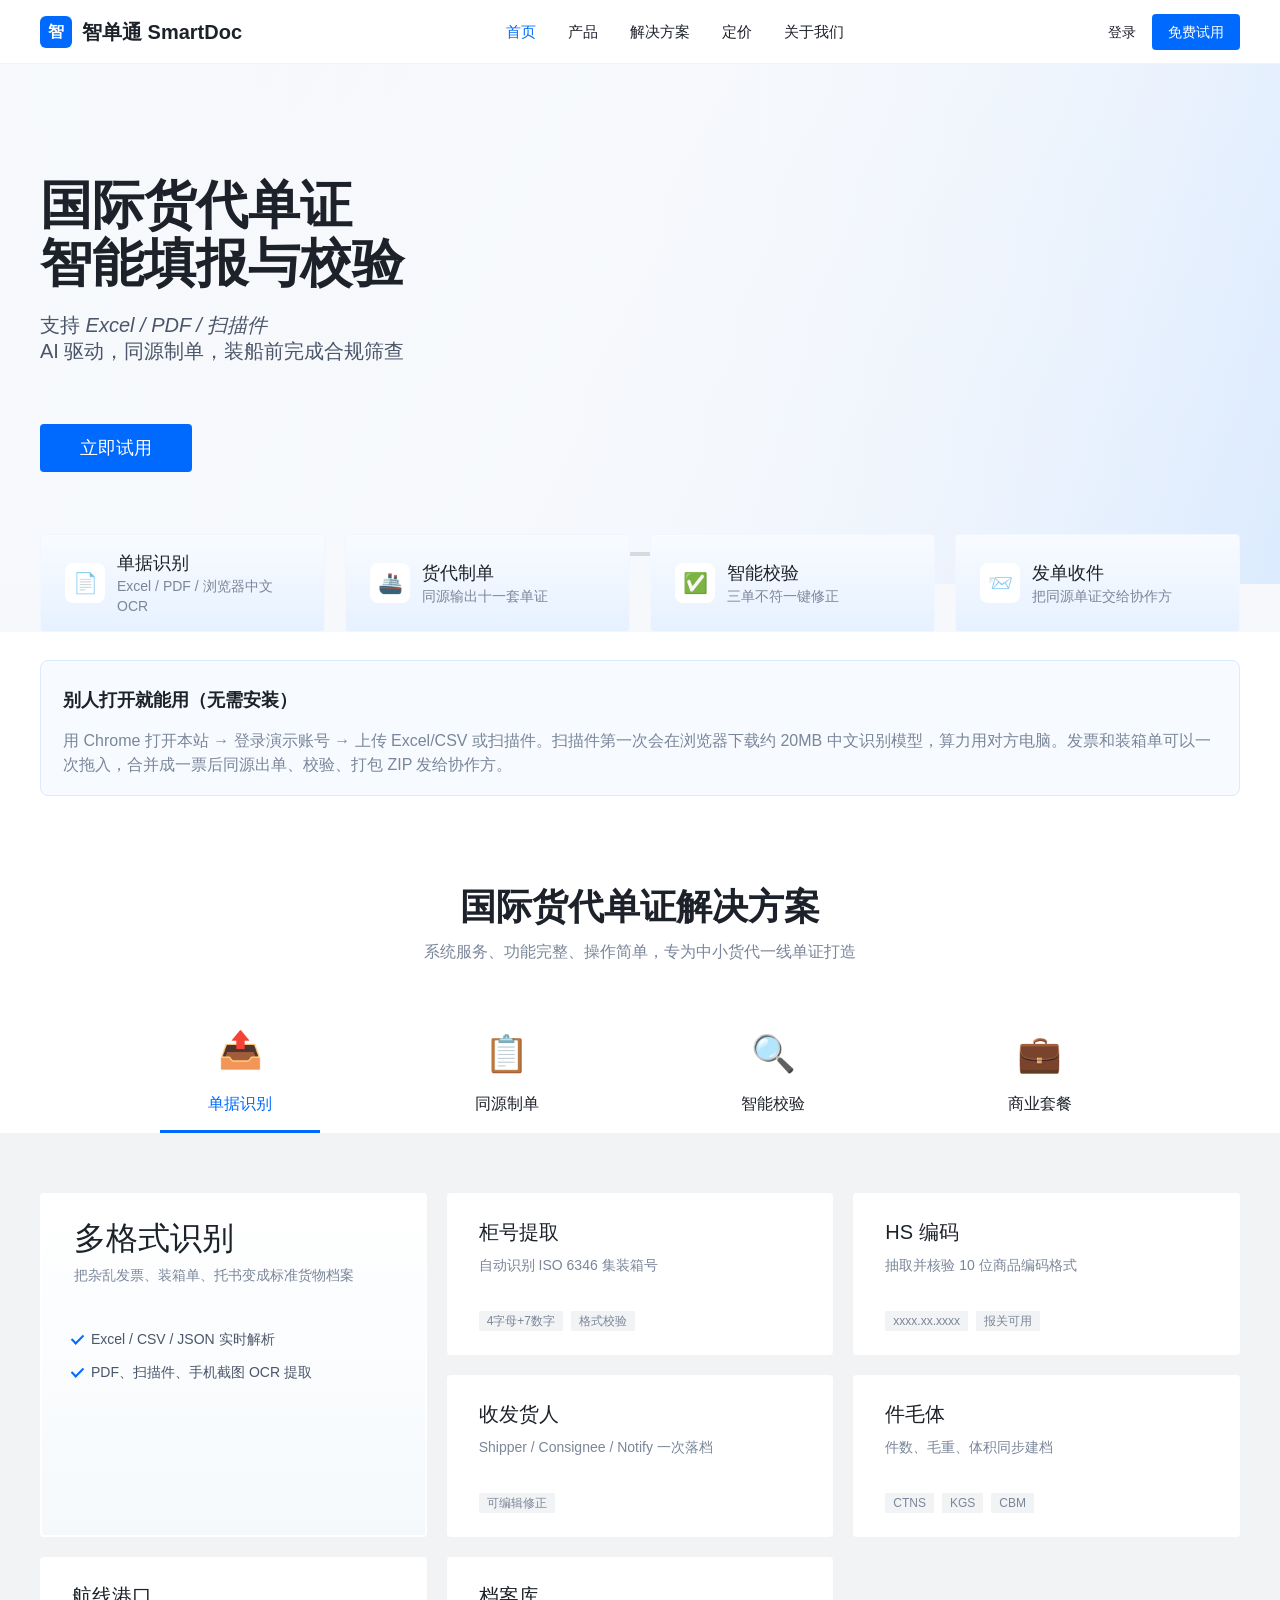
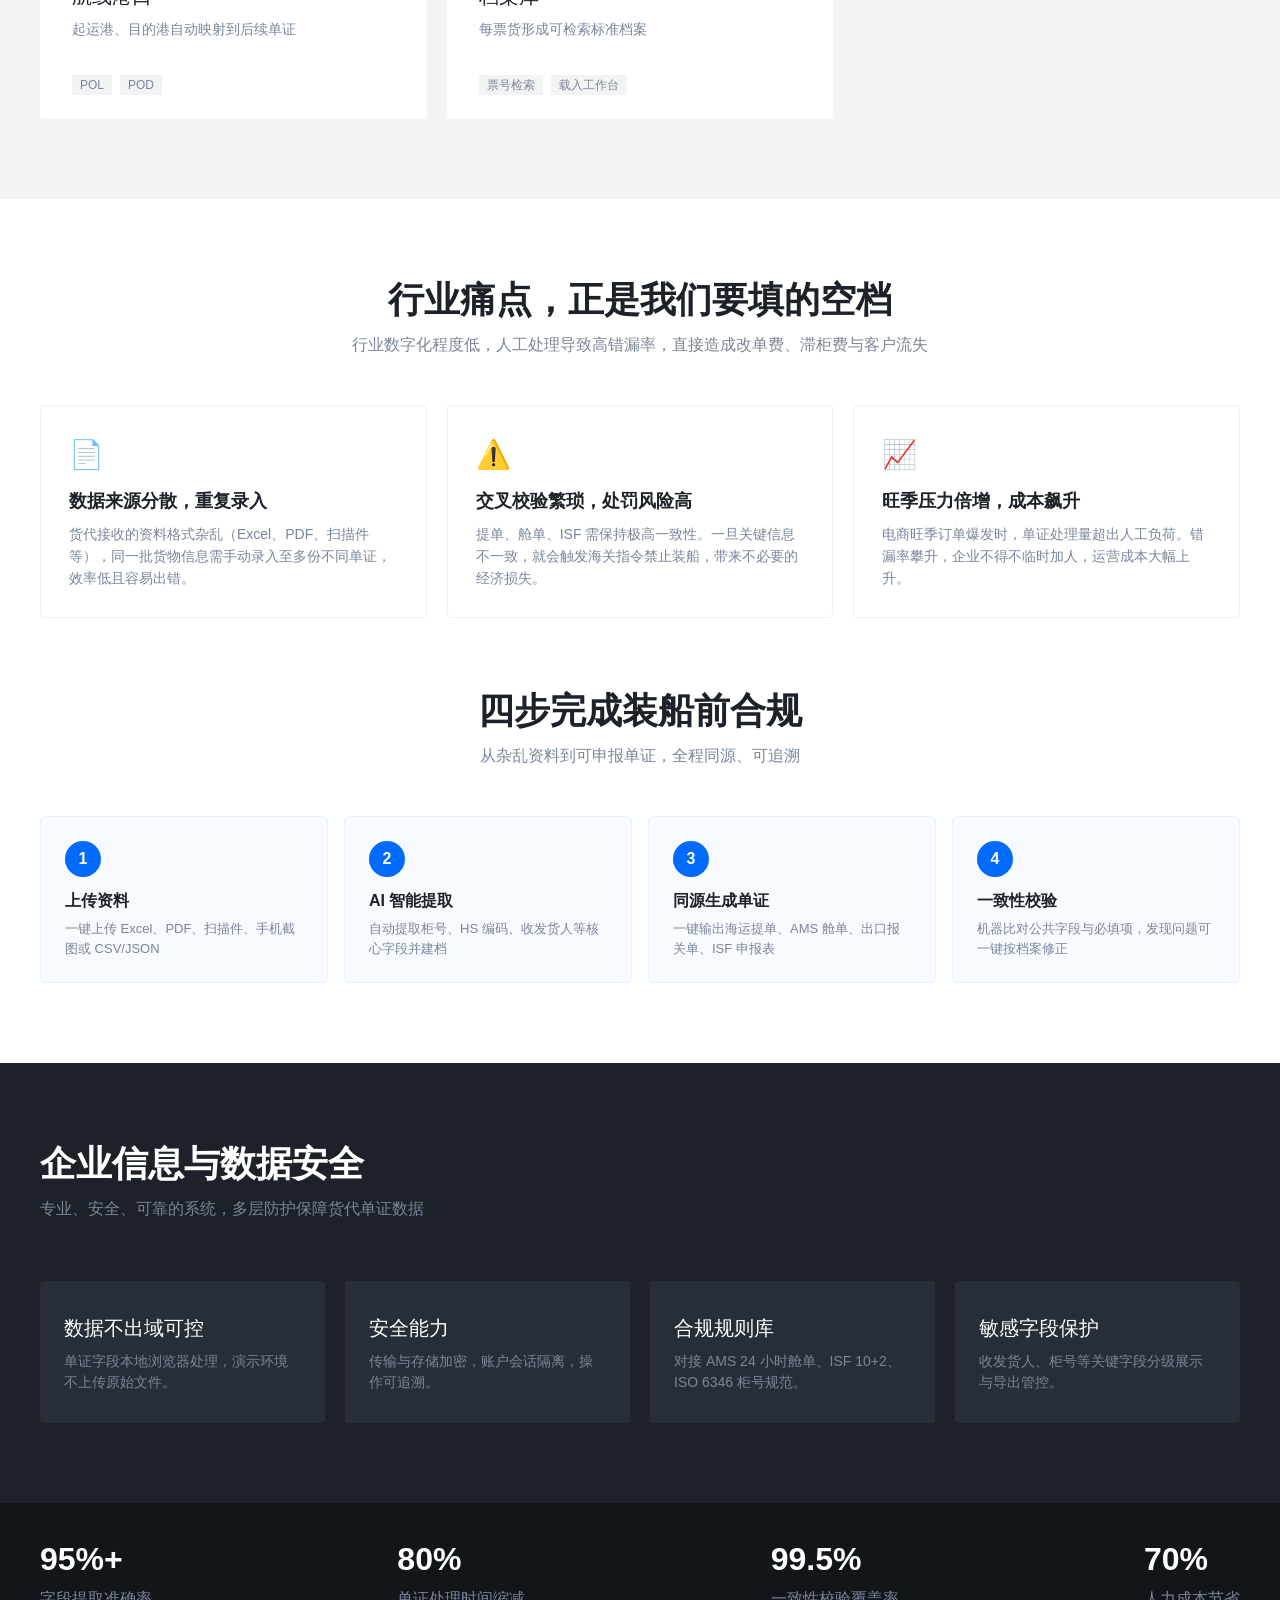
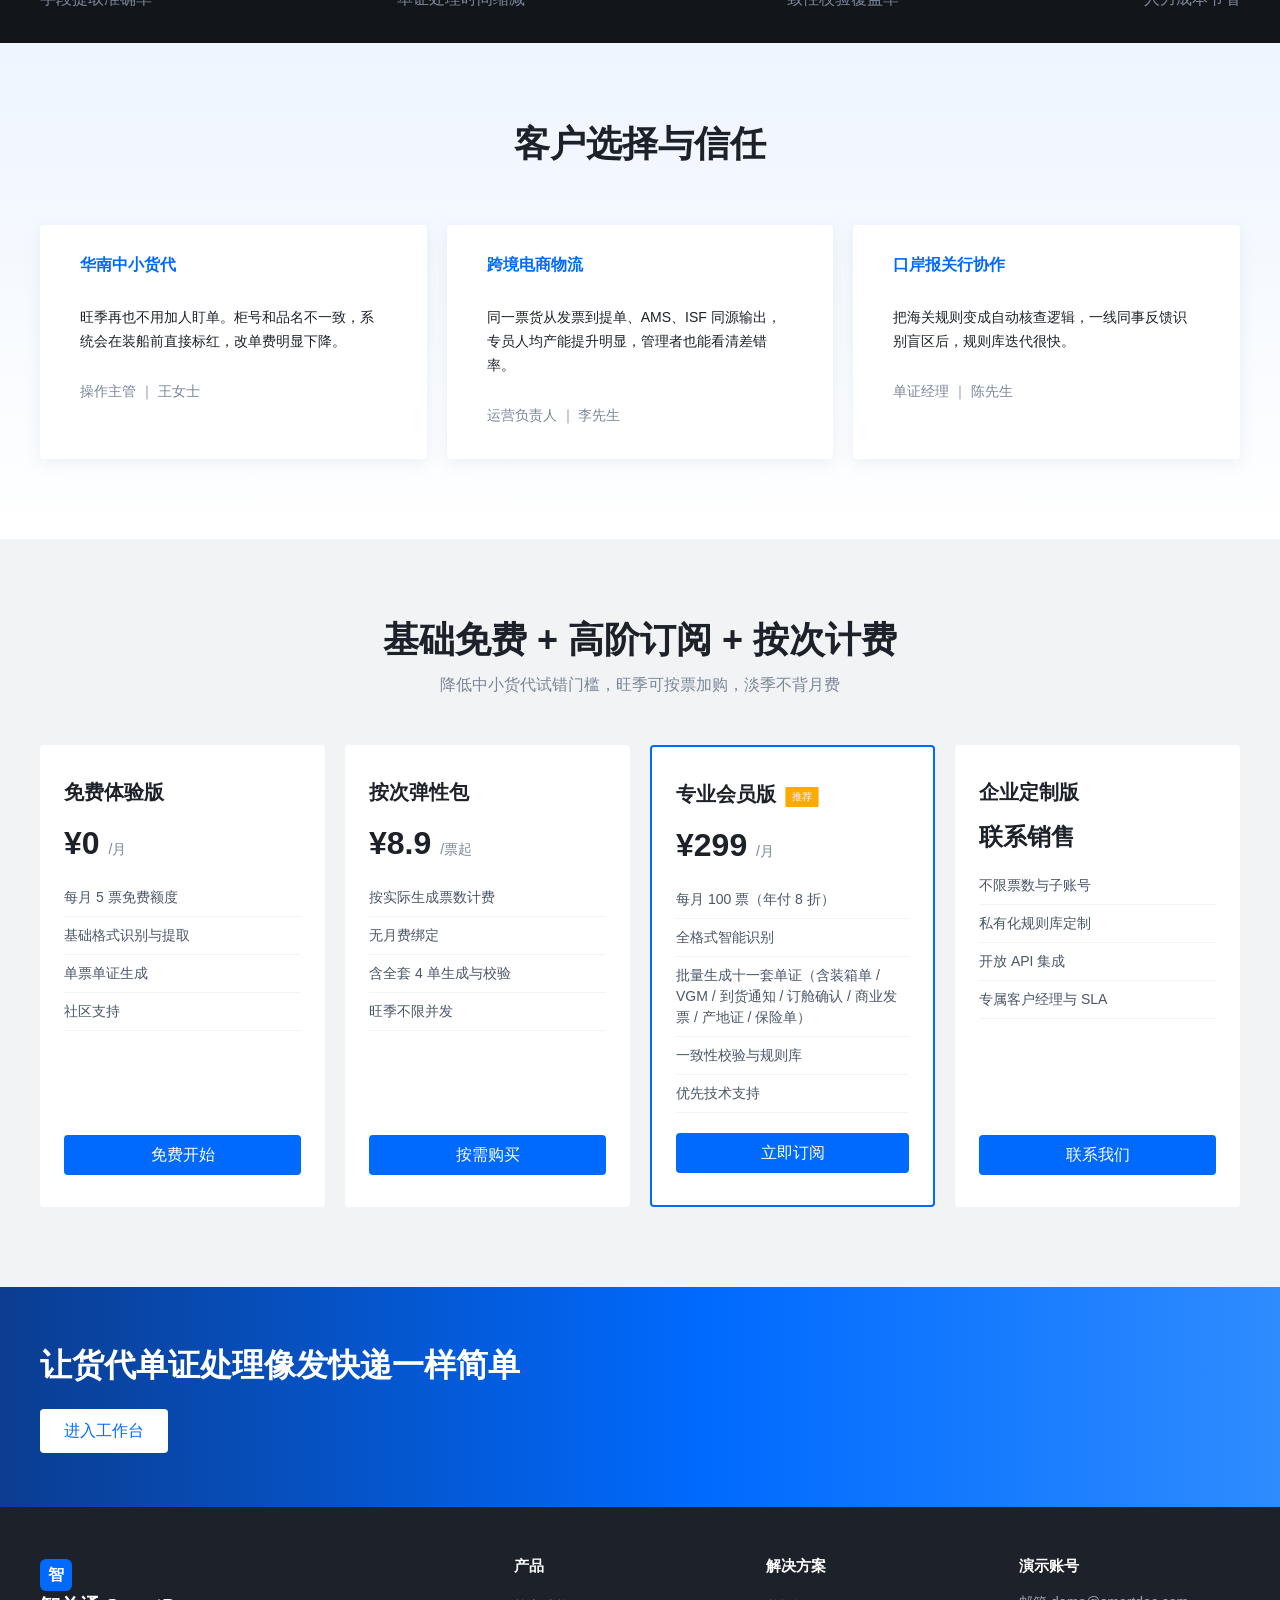
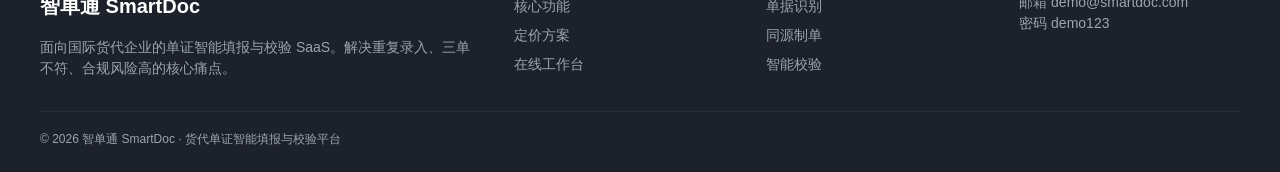
<file: index.html>
<!DOCTYPE html>
<html lang="zh-CN">
<head>
<meta charset="UTF-8">
<meta name="viewport" content="width=device-width, initial-scale=1.0">
<title>智单通 - 货代自主可控的单证智能填报与校验平台</title>
<meta name="description" content="面向国际货代企业的单证智能填报与校验SaaS。多格式识别、同源制单、提单/AMS/ISF一致性校验，前置规避三单不符与海关禁装风险。">
<link rel="icon" href="data:image/svg+xml,<svg xmlns='http://www.w3.org/2000/svg' viewBox='0 0 32 32'><rect width='32' height='32' rx='6' fill='%23006aff'/><text x='16' y='22' text-anchor='middle' font-size='16' fill='white' font-family='Arial'>智</text></svg>">
<link rel="stylesheet" href="css/home.css">
</head>
<body>
<header class="topbar">
  <div class="wrap topbar-inner">
    <a class="brand" href="index.html">
      <span class="brand-mark">智</span>智单通 SmartDoc
    </a>
    <nav class="nav" id="nav">
      <a class="active" href="index.html">首页</a>
      <div class="nav-drop">
        <a href="#products">产品</a>
        <div class="menu">
          <a href="login.html">单据智能识别</a>
          <a href="login.html">同源单证生成</a>
          <a href="login.html">三单一致性校验</a>
          <a href="login.html">海关规则库</a>
        </div>
      </div>
      <a href="#solutions">解决方案</a>
      <a href="#pricing">定价</a>
      <a href="#about">关于我们</a>
    </nav>
    <div class="top-actions">
      <a class="login" href="login.html">登录</a>
      <a class="btn btn-blue cta-sm" href="login.html">免费试用</a>
      <button class="hamb" onclick="document.getElementById('nav').style.display=document.getElementById('nav').style.display==='flex'?'none':'flex'">☰</button>
    </div>
  </div>
</header>

<section class="banner-wrap">
  <div class="banner" id="banner">
    <div class="slide active" style="background-image:linear-gradient(120deg,#e8f1ff,#f7f9fc 42%,#d7e8ff)">
      <div class="slide-overlay"></div>
      <div class="slide-inner">
        <h1>国际货代单证<br>智能填报与校验</h1>
        <p>支持 <em>Excel / PDF / 扫描件</em><br>AI 驱动，同源制单，装船前完成合规筛查</p>
        <a class="btn btn-blue cta-lg" href="login.html">立即试用</a>
      </div>
    </div>
    <div class="slide" style="background-image:linear-gradient(120deg,#eef5ff,#f8fbff 40%,#dce9ff)">
      <div class="slide-overlay"></div>
      <div class="slide-inner">
        <h1>AMS · ISF 一致性校验</h1>
        <p>自动比对提单、舱单、ISF 公共字段<br>机器校验代替人工核对，规避海关禁装风险</p>
        <a class="btn btn-blue cta-lg" href="login.html">立即试用</a>
      </div>
    </div>
    <div class="slide" style="background-image:linear-gradient(120deg,#f4f8ff,#fff 45%,#e4efff)">
      <div class="slide-overlay"></div>
      <div class="slide-inner">
        <h1>同源数据批量制单</h1>
        <p>一次建档，一键生成海运提单、AMS 舱单、出口报关单、ISF 申报表</p>
        <a class="btn btn-blue cta-lg" href="login.html">立即试用</a>
      </div>
    </div>
    <div class="pager" id="pager"><span class="on"></span><span></span><span></span></div>
  </div>
  <div class="intro-row">
    <a class="intro-item" href="login.html">
      <div class="intro-ico">📄</div>
      <div><div class="t">单据识别</div><div class="d">Excel / PDF / 浏览器中文 OCR</div></div>
    </a>
    <a class="intro-item" href="login.html">
      <div class="intro-ico">🚢</div>
      <div><div class="t">货代制单</div><div class="d">同源输出十一套单证</div></div>
    </a>
    <a class="intro-item" href="login.html">
      <div class="intro-ico">✅</div>
      <div><div class="t">智能校验</div><div class="d">三单不符一键修正</div></div>
    </a>
    <a class="intro-item" href="login.html">
      <div class="intro-ico">📨</div>
      <div><div class="t">发单收件</div><div class="d">把同源单证交给协作方</div></div>
    </a>
  </div>
</section>

<section class="plain" style="padding:28px 0 0">
  <div class="wrap" style="background:#f7faff;border:1px solid #dbeafe;border-radius:8px;padding:18px 22px">
    <h2 class="sec-title" style="margin:0 0 8px;font-size:18px">别人打开就能用（无需安装）</h2>
    <p class="sec-sub" style="margin:0;text-align:left">用 Chrome 打开本站 → 登录演示账号 → 上传 Excel/CSV 或扫描件。扫描件第一次会在浏览器下载约 20MB 中文识别模型，算力用对方电脑。发票和装箱单可以一次拖入，合并成一票后同源出单、校验、打包 ZIP 发给协作方。</p>
  </div>
</section>

<section class="sol" id="solutions">
  <h2>国际货代单证解决方案</h2>
  <p class="sub">系统服务、功能完整、操作简单，专为中小货代一线单证打造</p>
  <div class="toolbar">
    <div class="tb on" data-tab="id" onclick="switchSol(this,'id')"><div class="ico">📤</div><p>单据识别</p></div>
    <div class="tb" data-tab="gen" onclick="switchSol(this,'gen')"><div class="ico">📋</div><p>同源制单</p></div>
    <div class="tb" data-tab="chk" onclick="switchSol(this,'chk')"><div class="ico">🔍</div><p>智能校验</p></div>
    <div class="tb" data-tab="biz" onclick="switchSol(this,'biz')"><div class="ico">💼</div><p>商业套餐</p></div>
  </div>
</section>
<section class="sol-body" id="products">
  <div class="sol-grid" id="solGrid"></div>
</section>

<section class="plain" id="pain">
  <div class="wrap">
    <h2 class="sec-title" style="text-align:center">行业痛点，正是我们要填的空档</h2>
    <p class="sec-sub" style="text-align:center">行业数字化程度低，人工处理导致高错漏率，直接造成改单费、滞柜费与客户流失</p>
    <div class="pain-grid">
      <div class="pain"><div style="font-size:28px">📄</div><h3>数据来源分散，重复录入</h3><p>货代接收的资料格式杂乱（Excel、PDF、扫描件等），同一批货物信息需手动录入至多份不同单证，效率低且容易出错。</p></div>
      <div class="pain"><div style="font-size:28px">⚠️</div><h3>交叉校验繁琐，处罚风险高</h3><p>提单、舱单、ISF 需保持极高一致性。一旦关键信息不一致，就会触发海关指令禁止装船，带来不必要的经济损失。</p></div>
      <div class="pain"><div style="font-size:28px">📈</div><h3>旺季压力倍增，成本飙升</h3><p>电商旺季订单爆发时，单证处理量超出人工负荷。错漏率攀升，企业不得不临时加人，运营成本大幅上升。</p></div>
    </div>
    <h2 class="sec-title" style="text-align:center;margin-top:72px">四步完成装船前合规</h2>
    <p class="sec-sub" style="text-align:center">从杂乱资料到可申报单证，全程同源、可追溯</p>
    <div class="flow">
      <div class="step"><div class="num">1</div><h4>上传资料</h4><p>一键上传 Excel、PDF、扫描件、手机截图或 CSV/JSON</p></div>
      <div class="step"><div class="num">2</div><h4>AI 智能提取</h4><p>自动提取柜号、HS 编码、收发货人等核心字段并建档</p></div>
      <div class="step"><div class="num">3</div><h4>同源生成单证</h4><p>一键输出海运提单、AMS 舱单、出口报关单、ISF 申报表</p></div>
      <div class="step"><div class="num">4</div><h4>一致性校验</h4><p>机器比对公共字段与必填项，发现问题可一键按档案修正</p></div>
    </div>
  </div>
</section>

<section class="safe" id="about">
  <div class="wrap safe-inner">
    <h2 class="sec-title">企业信息与数据安全</h2>
    <p class="sec-sub">专业、安全、可靠的系统，多层防护保障货代单证数据</p>
    <div class="safe-grid">
      <div class="safe-card"><h3>数据不出域可控</h3><p>单证字段本地浏览器处理，演示环境不上传原始文件。</p></div>
      <div class="safe-card"><h3>安全能力</h3><p>传输与存储加密，账户会话隔离，操作可追溯。</p></div>
      <div class="safe-card"><h3>合规规则库</h3><p>对接 AMS 24 小时舱单、ISF 10+2、ISO 6346 柜号规范。</p></div>
      <div class="safe-card"><h3>敏感字段保护</h3><p>收发货人、柜号等关键字段分级展示与导出管控。</p></div>
    </div>
  </div>
  <div class="nums">
    <div class="wrap nums-inner">
      <div><div class="n">95%+</div><div class="l">字段提取准确率</div></div>
      <div><div class="n">80%</div><div class="l">单证处理时间缩减</div></div>
      <div><div class="n">99.5%</div><div class="l">一致性校验覆盖率</div></div>
      <div><div class="n">70%</div><div class="l">人力成本节省</div></div>
    </div>
  </div>
</section>

<section class="trust">
  <div class="wrap">
    <h2 class="sec-title" style="text-align:center">客户选择与信任</h2>
    <div class="trust-grid">
      <div class="quote"><div style="font-weight:700;color:var(--blue)">华南中小货代</div><p style="margin-top:28px;font-size:14px;line-height:24px;color:#1d2129">旺季再也不用加人盯单。柜号和品名不一致，系统会在装船前直接标红，改单费明显下降。</p><p class="who">操作主管 ｜ 王女士</p></div>
      <div class="quote"><div style="font-weight:700;color:var(--blue)">跨境电商物流</div><p style="margin-top:28px;font-size:14px;line-height:24px;color:#1d2129">同一票货从发票到提单、AMS、ISF 同源输出，专员人均产能提升明显，管理者也能看清差错率。</p><p class="who">运营负责人 ｜ 李先生</p></div>
      <div class="quote"><div style="font-weight:700;color:var(--blue)">口岸报关行协作</div><p style="margin-top:28px;font-size:14px;line-height:24px;color:#1d2129">把海关规则变成自动核查逻辑，一线同事反馈识别盲区后，规则库迭代很快。</p><p class="who">单证经理 ｜ 陈先生</p></div>
    </div>
  </div>
</section>

<section class="price-sec" id="pricing">
  <div class="wrap">
    <h2 class="sec-title" style="text-align:center">基础免费 + 高阶订阅 + 按次计费</h2>
    <p class="sec-sub" style="text-align:center">降低中小货代试错门槛，旺季可按票加购，淡季不背月费</p>
    <div class="price-grid">
      <div class="plan">
        <div class="name">免费体验版</div>
        <div class="fee">¥0 <span>/月</span></div>
        <ul>
          <li>每月 5 票免费额度</li>
          <li>基础格式识别与提取</li>
          <li>单票单证生成</li>
          <li>社区支持</li>
        </ul>
        <a class="btn btn-blue" href="login.html">免费开始</a>
      </div>
      <div class="plan">
        <div class="name">按次弹性包</div>
        <div class="fee">¥8.9 <span>/票起</span></div>
        <ul>
          <li>按实际生成票数计费</li>
          <li>无月费绑定</li>
          <li>含全套 4 单生成与校验</li>
          <li>旺季不限并发</li>
        </ul>
        <a class="btn btn-blue" href="login.html">按需购买</a>
      </div>
      <div class="plan hot">
        <div class="name">专业会员版 <span class="tip">推荐</span></div>
        <div class="fee">¥299 <span>/月</span></div>
        <ul>
          <li>每月 100 票（年付 8 折）</li>
          <li>全格式智能识别</li>
          <li>批量生成十一套单证（含装箱单 / VGM / 到货通知 / 订舱确认 / 商业发票 / 产地证 / 保险单）</li>
          <li>一致性校验与规则库</li>
          <li>优先技术支持</li>
        </ul>
        <a class="btn btn-blue" href="login.html">立即订阅</a>
      </div>
      <div class="plan">
        <div class="name">企业定制版</div>
        <div class="fee" style="font-size:24px">联系销售</div>
        <ul>
          <li>不限票数与子账号</li>
          <li>私有化规则库定制</li>
          <li>开放 API 集成</li>
          <li>专属客户经理与 SLA</li>
        </ul>
        <a class="btn btn-blue" href="login.html">联系我们</a>
      </div>
    </div>
  </div>
</section>

<section class="slogan">
  <div class="wrap">
    <p>让货代单证处理像发快递一样简单</p>
    <a class="btn" href="login.html">进入工作台</a>
  </div>
</section>

<footer class="footer">
  <div class="wrap">
    <div class="ft-grid">
      <div>
        <a class="brand" href="index.html" style="color:#fff;margin-bottom:12px"><span class="brand-mark">智</span>智单通 SmartDoc</a>
        <p>面向国际货代企业的单证智能填报与校验 SaaS。解决重复录入、三单不符、合规风险高的核心痛点。</p>
      </div>
      <div>
        <h5>产品</h5>
        <a href="#products">核心功能</a>
        <a href="#pricing">定价方案</a>
        <a href="login.html">在线工作台</a>
      </div>
      <div>
        <h5>解决方案</h5>
        <a href="#solutions">单据识别</a>
        <a href="#solutions">同源制单</a>
        <a href="#solutions">智能校验</a>
      </div>
      <div>
        <h5>演示账号</h5>
        <p>邮箱 demo@smartdoc.com</p>
        <p>密码 demo123</p>
      </div>
    </div>
    <div class="copy">© 2026 智单通 SmartDoc · 货代单证智能填报与校验平台</div>
  </div>
</footer>

<script>
const SOL = {
  id: [
    {first:true,title:'多格式识别',desc:'把杂乱发票、装箱单、托书变成标准货物档案',points:['Excel / CSV / JSON 实时解析','PDF、扫描件、手机截图 OCR 提取']},
    {title:'柜号提取',desc:'自动识别 ISO 6346 集装箱号',tags:['4字母+7数字','格式校验']},
    {title:'HS 编码',desc:'抽取并核验 10 位商品编码格式',tags:['xxxx.xx.xxxx','报关可用']},
    {title:'收发货人',desc:'Shipper / Consignee / Notify 一次落档',tags:['可编辑修正']},
    {title:'件毛体',desc:'件数、毛重、体积同步建档',tags:['CTNS','KGS','CBM']},
    {title:'航线港口',desc:'起运港、目的港自动映射到后续单证',tags:['POL','POD']},
    {title:'档案库',desc:'每票货形成可检索标准档案',tags:['票号检索','载入工作台']}
  ],
  gen: [
    {first:true,title:'同源制单',desc:'一套档案输出全部申报单证，从源头消灭抄写误差',points:['一次确认，四单同步','字段同源可追溯']},
    {title:'海运提单草稿',desc:'Ocean B/L Draft 按船司格式预填',tags:['B/L No.','柜封号'],hot:'HOT'},
    {title:'AMS 舱单',desc:'美国 24 小时舱单字段自动带出',tags:['House Bill','HTS']},
    {title:'出口报关单',desc:'中国海关预录入草稿',tags:['HS','境内发货人']},
    {title:'ISF 10+2',desc:'装船前进口安全申报',tags:['Importer','Manufacturer']},
    {title:'单证预览',desc:'浏览器内预览正式版式',tags:['打印','下载 HTML']},
    {title:'批量导出',desc:'按票打包下载已生成单证',tags:['同源','可追溯']}
  ],
  chk: [
    {first:true,title:'智能校验',desc:'装船前提交海关前的最后一道机器关卡',points:['提单 × AMS × ISF 交叉比对','必填项与格式规则双重核验']},
    {title:'三单不符',desc:'品名单复数、拼写偏差即时标黄',tags:['Description','一键修正'],hot:'HOT'},
    {title:'必填缺失',desc:'Notify Party 等空值直接标红',tags:['禁装风险']},
    {title:'柜号规范',desc:'ISO 6346 校验位',tags:['MSKU1234565']},
    {title:'HS 格式',desc:'10 位编码规则检查',tags:['中国出口','美国 HTS']},
    {title:'校验报告',desc:'导出 HTML 报告存档或发给客户',tags:['可打印']},
    {title:'规则库同步',desc:'AMS 24h / ISF 10+2 持续更新',tags:['v2026.11']}
  ],
  biz: [
    {first:true,title:'按需付费',desc:'基础免费吸引试用，会员订阅覆盖高频制单，旺季按票加购',points:['降低中小货代试错门槛','淡旺季成本可调节']},
    {title:'免费体验',desc:'每月 5 票，适合评估流程',tags:['¥0']},
    {title:'专业会员',desc:'每月 100 票，含全套校验',tags:['¥299/月'],hot:'HOT'},
    {title:'按次包',desc:'20 / 50 票弹性加购',tags:['永不过期']},
    {title:'企业版',desc:'不限票数、API、私有规则',tags:['SLA']},
    {title:'操作员共创',desc:'一线反馈驱动识别盲区迭代',tags:['规则建议']},
    {title:'管理者看板',desc:'票量、通过率、待校验一目了然',tags:['产能']}
  ]
};

function renderSol(key){
  const grid = document.getElementById('solGrid');
  grid.innerHTML = SOL[key].map(c => {
    if(c.first){
      return `<div class="card first"><h3>${c.title}</h3><p>${c.desc}</p><ul class="check">${c.points.map(p=>`<li>${p}</li>`).join('')}</ul></div>`;
    }
    return `<a class="card" href="login.html"><h3>${c.title}${c.hot?`<span class="tip">${c.hot}</span>`:''}${c.new?`<span class="tip new">NEW</span>`:''}</h3><p>${c.desc}</p><div class="tags">${(c.tags||[]).map(t=>`<span class="tag">${t}</span>`).join('')}</div></a>`;
  }).join('');
}
function switchSol(el,key){
  document.querySelectorAll('.tb').forEach(t=>t.classList.remove('on'));
  el.classList.add('on');
  renderSol(key);
}
renderSol('id');

(function(){
  const slides = [...document.querySelectorAll('.slide')];
  const dots = [...document.querySelectorAll('#pager span')];
  let i = 0, timer;
  function go(n){
    i = n % slides.length;
    slides.forEach((s,idx)=>s.classList.toggle('active', idx===i));
    dots.forEach((d,idx)=>d.classList.toggle('on', idx===i));
  }
  function loop(){ timer = setInterval(()=>go(i+1), 5000); }
  dots.forEach((d,idx)=>d.onclick=()=>{clearInterval(timer);go(idx);loop();});
  loop();
})();
</script>
</body>
</html>
</file>
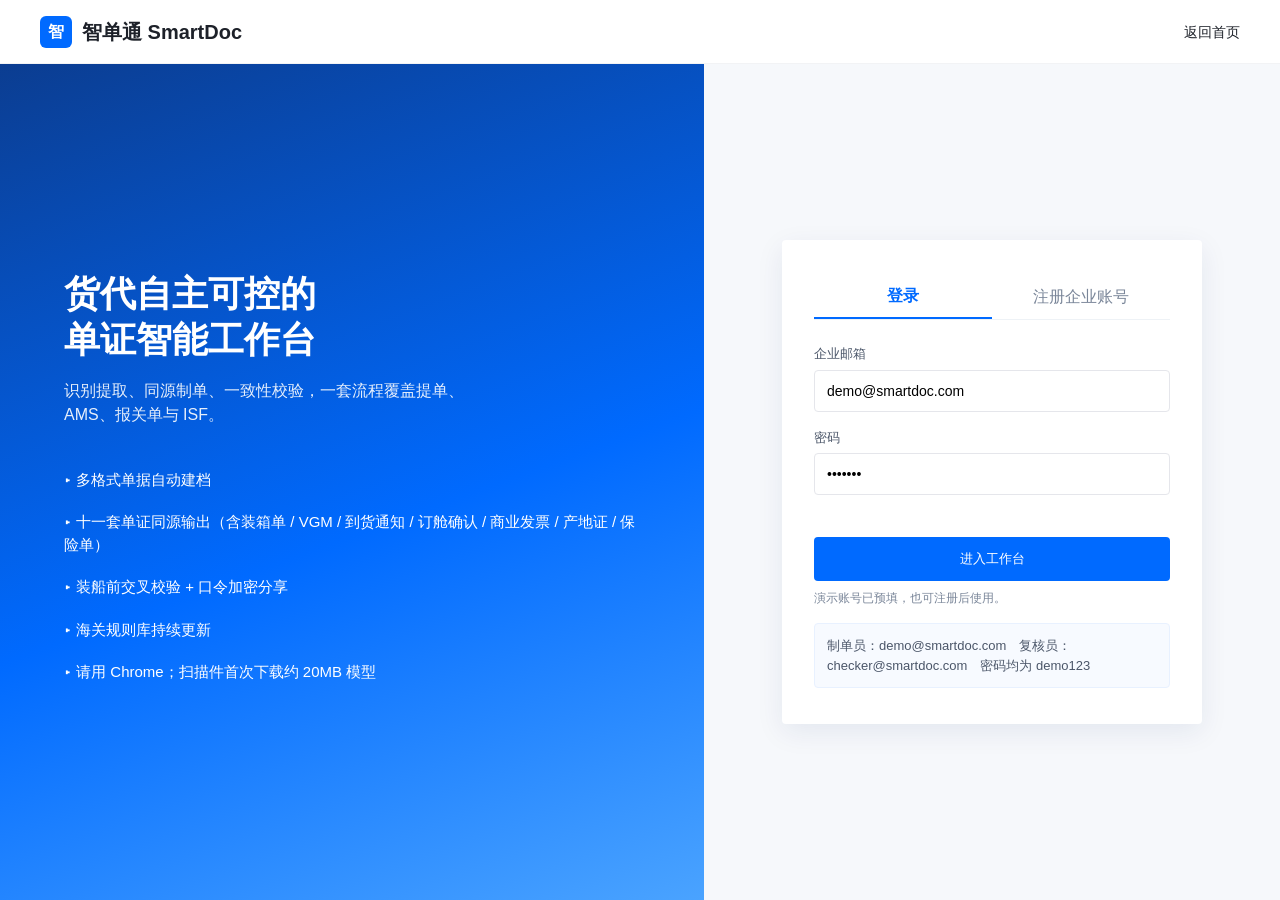
<file: login.html>
<!DOCTYPE html>
<html lang="zh-CN">
<head>
<meta charset="UTF-8">
<meta name="viewport" content="width=device-width, initial-scale=1.0">
<title>登录 - 智单通 SmartDoc</title>
<link rel="stylesheet" href="css/home.css">
<style>
.auth-page{min-height:calc(100vh - 64px);display:grid;grid-template-columns:1.1fr .9fr;background:#f6f8fb}
.auth-visual{background:linear-gradient(160deg,#0b3d91 0%,#006aff 55%,#4aa3ff 100%);color:#fff;padding:72px 64px;display:flex;flex-direction:column;justify-content:center}
.auth-visual h1{font-size:36px;line-height:46px;font-weight:600}
.auth-visual p{margin-top:16px;font-size:16px;opacity:.9;max-width:420px}
.auth-visual ul{margin-top:32px;list-style:none}
.auth-visual li{padding:10px 0;font-size:15px}
.auth-visual li:before{content:"▸ ";color:#fff}
.auth-box{display:flex;align-items:center;justify-content:center;padding:40px 24px}
.card-auth{width:420px;max-width:100%;background:#fff;border-radius:4px;box-shadow:0 8px 28px rgba(5,38,99,.08);padding:36px 32px}
.tabs{display:flex;border-bottom:1px solid #eef2f6;margin-bottom:24px}
.tabs button{flex:1;background:none;border:0;padding:10px;font-size:16px;cursor:pointer;color:#7a8699}
.tabs button.on{color:#006aff;border-bottom:2px solid #006aff;font-weight:600}
.field{margin-bottom:16px}
.field label{display:block;font-size:13px;color:#4b5669;margin-bottom:6px}
.field input{width:100%;height:42px;border:1px solid #e5e6eb;border-radius:4px;padding:0 12px;font-size:14px;outline:none}
.field input:focus{border-color:#006aff;box-shadow:0 0 0 3px rgba(0,106,255,.12)}
.hint{font-size:12px;color:#7a8699;margin:8px 0 16px}
.err{color:#c24f4a;font-size:13px;min-height:18px;margin-bottom:8px}
.full{width:100%;height:44px}
.demo{margin-top:16px;background:#f7faff;border:1px solid #e8f1ff;border-radius:4px;padding:12px;font-size:13px;color:#4b5669}
@media(max-width:900px){.auth-page{grid-template-columns:1fr}.auth-visual{display:none}}
</style>
</head>
<body>
<header class="topbar">
  <div class="wrap topbar-inner">
    <a class="brand" href="index.html"><span class="brand-mark">智</span>智单通 SmartDoc</a>
    <div class="top-actions"><a class="login" href="index.html">返回首页</a></div>
  </div>
</header>
<div class="auth-page">
  <div class="auth-visual">
    <h1>货代自主可控的<br>单证智能工作台</h1>
    <p>识别提取、同源制单、一致性校验，一套流程覆盖提单、AMS、报关单与 ISF。</p>
    <ul>
      <li>多格式单据自动建档</li>
      <li>十一套单证同源输出（含装箱单 / VGM / 到货通知 / 订舱确认 / 商业发票 / 产地证 / 保险单）</li>
      <li>装船前交叉校验 + 口令加密分享</li>
      <li>海关规则库持续更新</li>
      <li>请用 Chrome；扫描件首次下载约 20MB 模型</li>
    </ul>
  </div>
  <div class="auth-box">
    <div class="card-auth">
      <div class="tabs">
        <button class="on" id="tabLogin" onclick="showPane('login')">登录</button>
        <button id="tabReg" onclick="showPane('reg')">注册企业账号</button>
      </div>
      <form id="loginForm" onsubmit="return doLogin(event)">
        <div class="field"><label>企业邮箱</label><input type="email" id="loginEmail" value="demo@smartdoc.com" required></div>
        <div class="field"><label>密码</label><input type="password" id="loginPwd" value="demo123" required></div>
        <div class="err" id="loginErr"></div>
        <button class="btn btn-blue full" type="submit">进入工作台</button>
        <p class="hint">演示账号已预填，也可注册后使用。</p>
      </form>
      <form id="regForm" style="display:none" onsubmit="return doReg(event)">
        <div class="field"><label>姓名</label><input id="regName" placeholder="单证专员姓名" required></div>
        <div class="field"><label>企业名称</label><input id="regCompany" placeholder="货代公司名称"></div>
        <div class="field"><label>企业邮箱</label><input type="email" id="regEmail" required></div>
        <div class="field"><label>密码</label><input type="password" id="regPwd" minlength="6" required></div>
        <div class="err" id="regErr"></div>
        <button class="btn btn-blue full" type="submit">注册并进入</button>
      </form>
      <div class="demo">制单员：demo@smartdoc.com　复核员：checker@smartdoc.com　密码均为 demo123</div>
    </div>
  </div>
</div>
<script src="js/auth.js"></script>
<script>
function appTarget(){
  let h = '';
  try { h = sessionStorage.getItem('smartdoc_pending_share') || ''; } catch (e) { h = ''; }
  return 'app.html' + (h.indexOf('#sd=') === 0 ? h : '');
}
if (SmartAuth.current()) location.replace(appTarget());
function showPane(which){
  document.getElementById('loginForm').style.display = which==='login'?'block':'none';
  document.getElementById('regForm').style.display = which==='reg'?'block':'none';
  document.getElementById('tabLogin').classList.toggle('on', which==='login');
  document.getElementById('tabReg').classList.toggle('on', which==='reg');
}
function doLogin(e){
  e.preventDefault();
  const r = SmartAuth.login(document.getElementById('loginEmail').value, document.getElementById('loginPwd').value);
  if(!r.ok){ document.getElementById('loginErr').textContent = r.msg; return false; }
  location.href = appTarget();
  return false;
}
function doReg(e){
  e.preventDefault();
  const r = SmartAuth.register({
    name: document.getElementById('regName').value,
    company: document.getElementById('regCompany').value,
    email: document.getElementById('regEmail').value,
    password: document.getElementById('regPwd').value
  });
  if(!r.ok){ document.getElementById('regErr').textContent = r.msg; return false; }
  location.href = appTarget();
  return false;
}
</script>
</body>
</html>
</file>
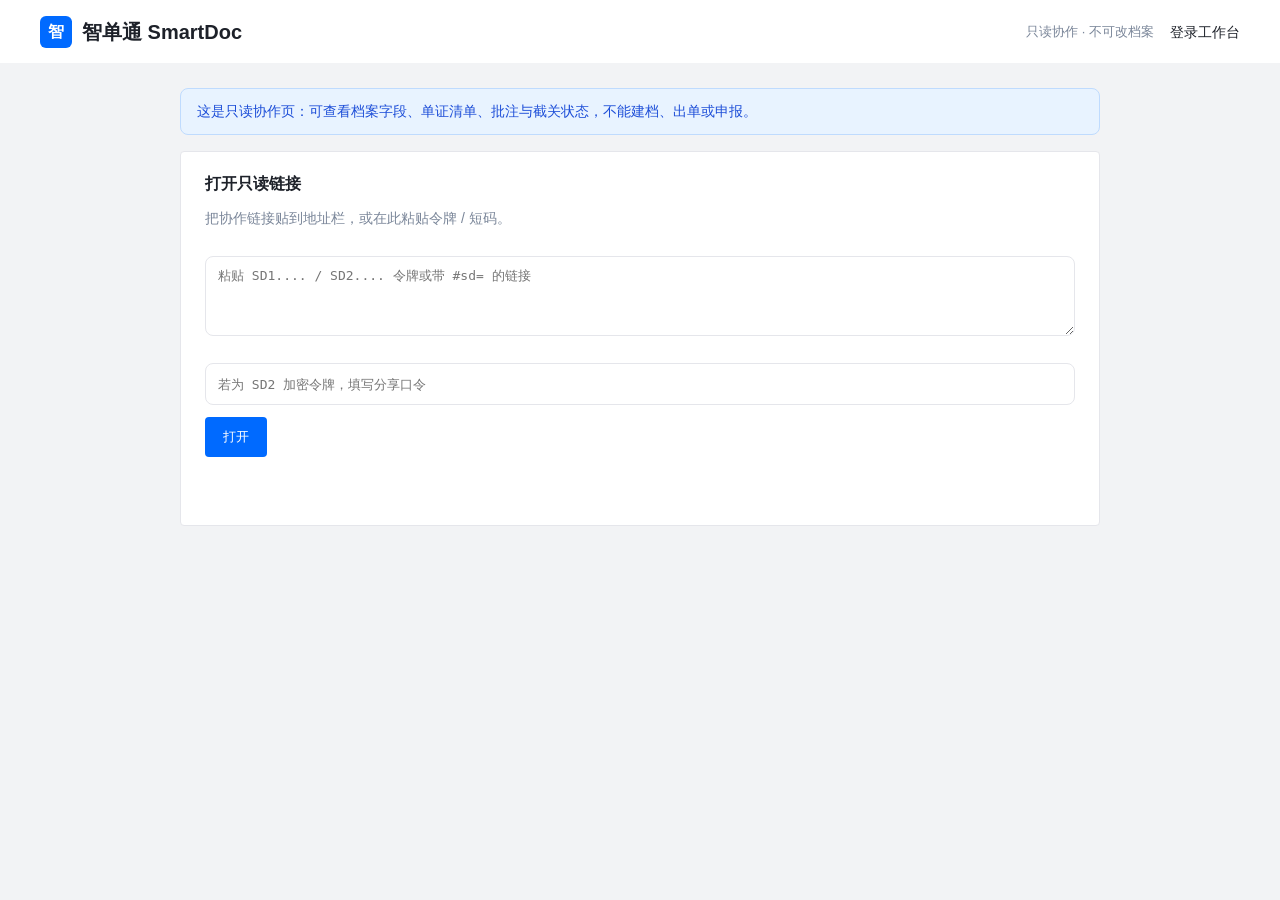
<file: view.html>
<!DOCTYPE html>
<html lang="zh-CN">
<head>
<meta charset="UTF-8">
<meta name="viewport" content="width=device-width, initial-scale=1.0">
<title>只读协作 - 智单通 SmartDoc</title>
<link rel="icon" href="data:image/svg+xml,<svg xmlns='http://www.w3.org/2000/svg' viewBox='0 0 32 32'><rect width='32' height='32' rx='6' fill='%23006aff'/><text x='16' y='22' text-anchor='middle' font-size='16' fill='white' font-family='Arial'>智</text></svg>">
<link rel="stylesheet" href="css/home.css">
<style>
body{background:#f2f3f5;}
.view-wrap{max-width:960px;margin:0 auto;padding:24px 20px 64px;}
.ro-banner{background:#e8f3ff;border:1px solid #bfdbfe;color:#1d4ed8;border-radius:8px;padding:12px 16px;font-size:14px;margin-bottom:16px;}
.card{background:#fff;border:1px solid #e5e6eb;border-radius:4px;padding:20px 24px;margin-bottom:16px;}
.card h2{font-size:16px;margin-bottom:12px;}
.kv{display:grid;grid-template-columns:140px 1fr;gap:8px 12px;font-size:14px;}
.kv .k{color:#7a8699;}
.chip{display:inline-block;background:#fff;border:1px solid #e5e6eb;border-radius:10px;padding:8px 12px;font-size:13px;margin:0 8px 8px 0;}
.chip.overdue{background:#fef2f2;border-color:#fca5a5;color:#991b1b;}
.chip.filed{background:#f0fdf4;border-color:#86efac;color:#047857;}
.chip.open{background:#e8f3ff;border-color:#bfdbfe;color:#1d4ed8;}
.note{font-size:13px;padding:8px 0;border-bottom:1px solid #f2f3f5;}
.paste{width:100%;min-height:80px;border:1px solid #e5e6eb;border-radius:8px;padding:10px 12px;font-size:13px;font-family:Consolas,monospace;margin:8px 0 12px;}
.err{color:#c24f4a;font-size:14px;}
table.cargo th,table.cargo td{border:1px solid #e5e6eb;padding:6px 8px;text-align:left;}
table.cargo th{background:#f7faff;font-size:12px;}
.doc-tabs{display:flex;flex-wrap:wrap;gap:6px;margin:0 0 10px;}
.doc-tabs button{border:1px solid #e5e6eb;background:#fff;border-radius:8px;padding:6px 10px;font-size:12px;cursor:pointer;}
.doc-tabs button.on{background:#e8f3ff;border-color:#bfdbfe;color:#1d4ed8;font-weight:700;}
.doc-frame{width:100%;height:720px;border:1px solid #e5e6eb;border-radius:8px;background:#fff;}
</style>
</head>
<body>
<header class="topbar">
  <div class="wrap topbar-inner">
    <a class="brand" href="index.html"><span class="brand-mark">智</span>智单通 SmartDoc</a>
    <div class="top-actions">
      <span style="font-size:13px;color:#7a8699;">只读协作 · 不可改档案</span>
      <a class="login" href="login.html">登录工作台</a>
    </div>
  </div>
</header>
<div class="view-wrap">
  <div class="ro-banner">这是只读协作页：可查看档案字段、单证清单、批注与截关状态，不能建档、出单或申报。</div>
  <div id="emptyBox" class="card" style="display:none">
    <h2>打开只读链接</h2>
    <p style="font-size:14px;color:#7a8699;">把协作链接贴到地址栏，或在此粘贴令牌 / 短码。</p>
    <textarea id="pasteToken" class="paste" placeholder="粘贴 SD1.... / SD2.... 令牌或带 #sd= 的链接"></textarea>
    <input type="password" id="pastePass" class="paste" style="min-height:42px;" placeholder="若为 SD2 加密令牌，填写分享口令">
    <button class="btn btn-blue" style="height:40px;padding:0 18px;" type="button" onclick="loadPasted()">打开</button>
    <p class="err" id="emptyErr"></p>
  </div>
  <div id="packBox" style="display:none"></div>
</div>
<script src="js/pipeline.js"></script>
<script src="js/docs.js"></script>
<script src="js/pdfprint.js"></script>
<script src="js/job.js"></script>
<script src="js/filing.js"></script>
<script src="js/share.js"></script>
<script src="js/exchange.js"></script>
<script>
function escapeHtml(s) {
  return String(s ?? '').replace(/[&<>"']/g, c => ({'&':'&amp;','<':'&lt;','>':'&gt;','"':'&quot;',"'":'&#39;'}[c]));
}

function renderPack(pack) {
  const s = pack.shipment || {};
  const meta = (window.SmartDoc && SmartDoc.FIELD_META) || [];
  const labels = (window.SmartJob && SmartJob.DOC_LABELS) || {};
  const docs = (pack.docs || Object.keys(pack.generated || {})).map(d => labels[d] || d);
  const notes = pack.notes || [];
  const revs = pack.revisions || [];
  const cut = (window.SmartFiling && SmartFiling.cutoffState(s, pack.filings || [])) || null;
  const fields = [{ key: 'ticketNo', label: '票号' }].concat(meta);
  document.getElementById('emptyBox').style.display = 'none';
  const box = document.getElementById('packBox');
  box.style.display = 'block';
  box.innerHTML = `
    <div class="card">
      <h2>票号 ${escapeHtml(pack.ticketNo || s.ticketNo || '')}</h2>
      ${cut ? `<div>
        <span class="chip">ETD ${escapeHtml(cut.etd ? SmartFiling.fmt(cut.etd) : '未填')}</span>
        <span class="chip ${cut.ams.status}">AMS ${escapeHtml(cut.ams.label)}</span>
        <span class="chip ${cut.isf.status}">ISF ${escapeHtml(cut.isf.label)}</span>
      </div>` : ''}
      <p style="margin-top:10px;font-size:13px;color:#7a8699;">校验：${escapeHtml(pack.checkSummary || '未附报告')}　单证：${escapeHtml(docs.length ? docs.join('、') : '仅档案')}</p>
    </div>
    <div class="card">
      <h2>货物档案（只读）</h2>
      <div class="kv">${fields.map(f => `<div class="k">${escapeHtml(f.label)}</div><div>${escapeHtml(s[f.key] || '')}</div>`).join('')}</div>
    </div>
    <div class="card">
      <h2>货描明细</h2>
      ${((window.SmartDoc && SmartDoc.normalizeLines(s)) || []).length ? `<table class="cargo" style="width:100%;border-collapse:collapse;font-size:13px;"><thead><tr><th>品名</th><th>HS</th><th>件数</th><th>毛重</th><th>体积</th></tr></thead><tbody>${SmartDoc.normalizeLines(s).map(l => `<tr><td>${escapeHtml(l.description)}</td><td>${escapeHtml(l.hsCode)}</td><td>${escapeHtml(l.packages)}</td><td>${escapeHtml(l.grossWeight)}</td><td>${escapeHtml(l.volume)}</td></tr>`).join('')}</tbody></table>` : '<p style="font-size:13px;color:#7a8699;">无明细行</p>'}
    </div>
    ${docPreviewCardHtml(pack)}
    <div class="card">
      <h2>批注</h2>
      ${notes.length ? notes.map(n => `<div class="note"><strong>${escapeHtml(n.by || '')}</strong> · ${escapeHtml(n.at || '')} · ${escapeHtml(n.fieldLabel || n.field || '整票')}<div>${escapeHtml(n.text || '')}</div></div>`).join('') : '<p style="font-size:13px;color:#7a8699;">无批注</p>'}
    </div>
    <div class="card">
      <h2>字段修订（只读，不能回滚）</h2>
      ${revs.length ? revs.map(r => `<div class="note"><strong>${escapeHtml(r.label || r.key)}</strong> · ${escapeHtml(r.by || '')} · ${escapeHtml(r.at || '')}<div>${escapeHtml(r.from || '（空）')} → ${escapeHtml(r.to || '（空）')}</div></div>`).join('') : '<p style="font-size:13px;color:#7a8699;">无修订记录</p>'}
    </div>
    <div class="card">
      <h2>申报回执</h2>
      ${(pack.filings || []).length ? (pack.filings || []).map(f => `<div class="note">${escapeHtml((f.name || f.channel) + ' · ' + (f.status || '') + ' · ' + (f.ref || ''))}${f.late ? ' · 逾时' : ''}</div>`).join('') : '<p style="font-size:13px;color:#7a8699;">尚未申报</p>'}
    </div>
    <div class="card">
      <h2>转给工作台（无需服务器）</h2>
      <p style="font-size:13px;color:#7a8699;">下载 JSON 后在工作台「发单与收件」导入。点「已核对并回传」会生成 ACK 包，制单员拖进本机收件箱即可，无需登录、无需 8090。</p>
      <input id="ackName" class="paste" style="min-height:42px;" placeholder="你的姓名或公司（回传时写入）" value="">
      <div style="display:flex;gap:8px;flex-wrap:wrap;">
        <button class="btn btn-blue" type="button" onclick="downloadPackJson()">⬇️ 下载本票 JSON</button>
        <button class="btn btn-blue" type="button" onclick="downloadAckJson()">✅ 已核对并回传 ACK</button>
      </div>
    </div>`;
  window._viewPack = pack;
  showDocPreview('bl');
}

function docPreviewCardHtml(pack) {
  const ids = (window.SmartJob && SmartJob.DOC_IDS) || ['bl', 'ams', 'export', 'isf', 'pl', 'vgm', 'an', 'bk', 'ci', 'co', 'ip'];
  const labels = (window.SmartJob && SmartJob.DOC_LABELS) || {};
  const tabs = ids.map((id, i) => `<button type="button" class="${i === 0 ? 'on' : ''}" data-doc="${id}" onclick="showDocPreview('${id}')">${escapeHtml(labels[id] || id)}</button>`).join('');
  return `<div class="card">
      <h2>单证预览（同源草稿）</h2>
      <p style="font-size:13px;color:#7a8699;">按当前档案即时排版十一套单证，无需先下载 HTML。套版 ${escapeHtml(pack.blCarrier || (pack.shipment && pack.shipment.blCarrier) || 'generic')}。打印 / PDF / .eml 在本机完成，不经过服务器。</p>
      <div class="doc-tabs">${tabs}</div>
      <div style="display:flex;gap:8px;flex-wrap:wrap;margin:0 0 10px;">
        <button class="btn btn-blue" type="button" onclick="printPreviewDoc()">🖨️ 打印当前预览 A4</button>
        <button class="btn btn-blue" type="button" onclick="downloadPreviewPdf()">⬇️ 下载当前预览 PDF</button>
        <button class="btn btn-blue" type="button" onclick="downloadPreviewEml()">📬 到货通知 .eml</button>
      </div>
      <iframe id="docPreviewFrame" class="doc-frame" title="单证预览" sandbox="allow-same-origin allow-scripts allow-modals"></iframe>
    </div>`;
}

function previewOpts(pack) {
  const s = (pack && pack.shipment) || {};
  return { carrier: (pack && pack.blCarrier) || s.blCarrier || 'generic', shareCode: (pack && pack.shareCode) || '' };
}

function showDocPreview(id) {
  const pack = window._viewPack;
  if (!pack || typeof SmartDocs === 'undefined') return;
  window._viewDocId = id;
  const s = pack.shipment || {};
  const frame = document.getElementById('docPreviewFrame');
  if (frame) frame.srcdoc = SmartDocs.wrap(id, s, previewOpts(pack));
  document.querySelectorAll('.doc-tabs button').forEach(b => b.classList.toggle('on', b.getAttribute('data-doc') === id));
}

function currentPreviewId() {
  const on = document.querySelector('.doc-tabs button.on');
  return (on && on.getAttribute('data-doc')) || window._viewDocId || 'bl';
}

function printPreviewDoc() {
  const pack = window._viewPack;
  if (!pack || typeof SmartDocs === 'undefined' || !SmartDocs.print) return;
  const id = currentPreviewId();
  const ok = SmartDocs.print(id, pack.shipment || {}, previewOpts(pack));
  if (!ok) alert('请允许弹出窗口后再打印');
}

async function downloadPreviewPdf() {
  const pack = window._viewPack;
  if (!pack) return;
  if (typeof SmartPdf === 'undefined' || !SmartPdf.exportPdf) {
    alert('PDF 模块未加载');
    return;
  }
  const id = currentPreviewId();
  try {
    const name = await SmartPdf.exportPdf(id, pack.shipment || {}, previewOpts(pack));
    alert('已下载 ' + name);
  } catch (err) {
    alert('PDF 生成失败：' + (err.message || err) + '。可改用打印 A4。');
  }
}

function downloadPreviewEml() {
  const pack = window._viewPack;
  if (!pack || typeof SmartDocs === 'undefined' || !SmartDocs.anEml) {
    alert('到货通知模块未加载');
    return;
  }
  const eml = SmartDocs.anEml(pack.shipment || {});
  const blob = new Blob([eml.raw], { type: 'message/rfc822' });
  const a = document.createElement('a');
  a.href = URL.createObjectURL(blob);
  a.download = eml.filename;
  a.click();
  setTimeout(() => URL.revokeObjectURL(a.href), 1000);
}

function downloadBlob(name, obj) {
  const blob = new Blob([JSON.stringify(obj, null, 2)], { type: 'application/json;charset=utf-8' });
  const a = document.createElement('a');
  a.href = URL.createObjectURL(blob);
  a.download = name;
  a.click();
}

function downloadPackJson() {
  const pack = window._viewPack;
  if (!pack) return;
  downloadBlob('SmartDoc_' + (pack.ticketNo || 'pack') + '.json', pack);
}

function downloadAckJson() {
  const pack = window._viewPack;
  if (!pack) return;
  const name = ((document.getElementById('ackName') || {}).value || '').trim() || '只读协作方';
  const by = { name, company: '只读协作' };
  const ackPack = (window.SmartExchange && SmartExchange.makeAck) ? SmartExchange.makeAck(pack, by) : Object.assign({}, pack, {
    kind: 'smartdoc-pack',
    ack: { at: new Date().toISOString(), by, status: '已核对', ticketNo: pack.ticketNo, via: 'view.html' },
    remark: String(pack.remark || '') + ' [已核对回执]',
    from: by,
    readOnly: true
  });
  window._viewPack = Object.assign({}, pack, { ack: ackPack.ack });
  downloadBlob('SmartDoc_ACK_' + (pack.ticketNo || 'pack') + '.json', ackPack);
}

async function openFrom(input, password) {
  try {
    if (SmartShare.isEncrypted && SmartShare.isEncrypted(input) && !password) {
      document.getElementById('emptyBox').style.display = 'block';
      document.getElementById('packBox').style.display = 'none';
      document.getElementById('emptyErr').textContent = '这是口令加密的分享链接，请输入口令后打开。';
      return;
    }
    const pack = await SmartShare.decode(input, password || undefined);
    renderPack(pack);
    if (location.hash.indexOf('#sd=') === 0) history.replaceState(null, '', location.pathname + location.search + location.hash);
  } catch (e) {
    document.getElementById('emptyBox').style.display = 'block';
    document.getElementById('packBox').style.display = 'none';
    document.getElementById('emptyErr').textContent = e.code === 'NEED_PASSWORD' ? '请输入分享口令' : (e.message || String(e));
  }
}

function loadPasted() {
  openFrom(document.getElementById('pasteToken').value || '', document.getElementById('pastePass').value || '');
}

(function init() {
  const h = location.hash || '';
  if (h.indexOf('#sd=') === 0) {
    if (SmartShare.isEncrypted && SmartShare.isEncrypted(h)) {
      document.getElementById('emptyBox').style.display = 'block';
      document.getElementById('pasteToken').value = h;
      document.getElementById('emptyErr').textContent = '加密链接已识别，请输入口令后打开。';
    } else {
      openFrom(h);
    }
  } else {
    document.getElementById('emptyBox').style.display = 'block';
  }
})();
</script>
</body>
</html>
</file>
<file: css/home.css>
:root{
  --blue:#006aff;
  --blue-h:#2e8cff;
  --blue-a:#0051d2;
  --ink:#1d2129;
  --sub:#4b5669;
  --muted:#7a8699;
  --line:#e5e6eb;
  --bg:#f2f3f5;
  --card:#fff;
  --dark:#1d2129;
  --darker:#12151a;
}
*{box-sizing:border-box;margin:0;padding:0}
html{scroll-behavior:smooth}
body{font-family:"PingFang SC","Microsoft YaHei","Helvetica Neue",Arial,sans-serif;color:var(--ink);background:#fff;line-height:1.5}
a{color:inherit;text-decoration:none}
img{max-width:100%;display:block}
button,input,select,textarea{font-family:inherit}
.wrap{width:1200px;max-width:calc(100% - 40px);margin:0 auto}

/* header */
.topbar{height:64px;background:#fff;border-bottom:1px solid #f2f3f5;position:sticky;top:0;z-index:100}
.topbar-inner{height:64px;display:flex;align-items:center;justify-content:space-between}
.brand{display:flex;align-items:center;gap:10px;font-weight:700;font-size:20px;color:var(--ink)}
.brand-mark{width:32px;height:32px;border-radius:6px;background:var(--blue);display:flex;align-items:center;justify-content:center;color:#fff;font-size:16px;font-weight:800}
.nav{display:flex;align-items:center;gap:32px;font-size:15px;color:var(--ink)}
.nav a{padding:8px 0;position:relative}
.nav a:hover,.nav a.active{color:var(--blue)}
.nav-drop{position:relative}
.nav-drop .menu{display:none;position:absolute;top:36px;left:50%;transform:translateX(-50%);background:#fff;border:1px solid #eef2f6;box-shadow:0 8px 24px rgba(5,38,99,.08);border-radius:4px;padding:12px 0;min-width:220px}
.nav-drop:hover .menu{display:block}
.nav-drop .menu a{display:block;padding:8px 18px;font-size:14px;color:var(--sub)}
.nav-drop .menu a:hover{background:#f7faff;color:var(--blue)}
.top-actions{display:flex;align-items:center;gap:16px;font-size:14px}
.top-actions a.login{color:var(--ink)}
.btn{display:inline-flex;align-items:center;justify-content:center;border:0;cursor:pointer;border-radius:4px;font-weight:500}
.btn-blue{background:var(--blue);color:#fff}
.btn-blue:hover{background:var(--blue-h)}
.btn-ghost{background:transparent;color:var(--ink)}
.cta-sm{height:36px;padding:0 16px;font-size:14px}
.cta-lg{height:48px;padding:0 28px;font-size:18px;min-width:152px}
.hamb{display:none;background:none;border:0;font-size:22px;cursor:pointer}

/* banner */
.banner-wrap{position:relative;background:#f6f8fb}
.banner{height:520px;position:relative;overflow:hidden}
.slide{position:absolute;inset:0;opacity:0;transition:opacity .6s ease;background-size:cover;background-position:center}
.slide.active{opacity:1;z-index:1}
.slide-inner{width:1200px;max-width:calc(100% - 40px);margin:0 auto;padding:112px 0 0;position:relative;z-index:2}
.slide h1{font-size:52px;line-height:58px;font-weight:600;color:var(--ink);max-width:720px}
.slide h1 em{font-style:normal;color:#c24f4a}
.slide p{margin-top:20px;font-size:20px;line-height:26px;color:var(--sub);max-width:640px}
.slide .cta-lg{margin-top:60px}
.slide-overlay{position:absolute;inset:0;background:linear-gradient(90deg,#f7f9fc 0%,rgba(247,249,252,.82) 48%,rgba(247,249,252,.15) 100%)}
.pager{position:absolute;left:50%;bottom:28px;transform:translateX(-50%);display:flex;gap:8px;z-index:3;width:220px}
.pager span{flex:1;height:4px;background:#d7dbe0;cursor:pointer;position:relative;overflow:hidden}
.pager span.on:after{content:"";position:absolute;inset:0;background:var(--blue);animation:bar 5s linear}

@keyframes bar{from{transform:translateX(-100%)}to{transform:translateX(0)}}

.intro-row{width:1200px;max-width:calc(100% - 40px);margin:-50px auto 0;display:grid;grid-template-columns:repeat(4,1fr);gap:20px;position:relative;z-index:4}
.intro-item{background:linear-gradient(180deg,#f9fbff,#e6f1ff);border:1px solid #f1f7ff;border-radius:4px;height:98px;padding:24px;display:flex;gap:12px;align-items:center;cursor:pointer;transition:.3s}
.intro-item:hover{transform:translateY(-8px);box-shadow:0 6px 18px rgba(5,38,99,.12);border-color:#fff}
.intro-ico{width:40px;height:40px;border-radius:8px;background:#fff;display:flex;align-items:center;justify-content:center;font-size:20px;flex-shrink:0}
.intro-item .t{font-size:18px;font-weight:500;line-height:26px}
.intro-item .d{font-size:14px;color:var(--muted);line-height:20px}

/* solutions */
.sol{background:#fff;padding:90px 0 0;text-align:center}
.sol h2,.sec-title{font-size:36px;line-height:42px;font-weight:600}
.sol .sub,.sec-sub{margin-top:12px;color:var(--muted);font-size:16px}
.toolbar{display:flex;justify-content:space-between;width:min(960px,100%);margin:60px auto 0}
.tb{width:160px;cursor:pointer;padding-bottom:14px}
.tb .ico{font-size:36px;height:60px;display:flex;align-items:center;justify-content:center;transition:.2s}
.tb p{margin-top:8px;font-size:16px}
.tb:hover .ico{transform:translateY(-4px)}
.tb:hover p,.tb.on p{color:var(--blue)}
.tb.on{border-bottom:3px solid var(--blue)}
.tb.on .ico{transform:translateY(-4px)}

.sol-body{background:var(--bg);padding:60px 0 80px}
.sol-grid{width:1200px;max-width:calc(100% - 40px);margin:0 auto;display:grid;grid-template-columns:repeat(3,1fr);gap:20px}
.card{background:#fff;border-radius:4px;padding:24px 32px;min-height:158px;cursor:pointer;transition:background .4s}
.card h3{font-size:20px;font-weight:500;display:flex;align-items:center;gap:10px}
.card p{margin-top:8px;color:var(--muted);font-size:14px;min-height:40px}
.tags{margin-top:16px;display:flex;flex-wrap:wrap;gap:8px}
.tag{background:var(--bg);color:var(--muted);font-size:12px;line-height:20px;padding:0 8px;border-radius:1px}
.tip{display:inline-block;background:#fa0;color:#fff;font-size:12px;line-height:24px;padding:0 8px;border-radius:1px;transform:scale(.83);font-weight:500}
.tip.new{background:#f46144}
.card:hover{background:var(--blue)}
.card:hover h3,.card:hover p,.card:hover .tag{color:#fff}
.card:hover .tag{background:#2e8cff}
.first{grid-row:span 2;background:linear-gradient(180deg,#fff,#f5f9fc);border:2px solid #fff;cursor:default;position:relative}
.first h3{font-size:32px;line-height:38px}
.first:hover{background:linear-gradient(180deg,#fff,#f5f9fc)}
.first:hover h3{color:var(--ink)}
.first:hover p{color:var(--muted)}
.check{margin-top:24px;color:var(--sub);font-size:14px}
.check li{list-style:none;margin-bottom:12px}
.check li:before{content:"";display:inline-block;width:5px;height:10px;border-right:2px solid var(--blue);border-bottom:2px solid var(--blue);transform:rotate(45deg);margin-right:10px}

/* pain / flow */
.plain{padding:80px 0;background:#fff}
.pain-grid{margin-top:48px;display:grid;grid-template-columns:repeat(3,1fr);gap:20px}
.pain{border:1px solid #eef2f6;border-radius:4px;padding:28px;background:#fff}
.pain h3{font-size:18px;margin:12px 0 8px}
.pain p{color:var(--muted);font-size:14px;line-height:22px}
.flow{margin-top:48px;display:grid;grid-template-columns:repeat(4,1fr);gap:16px}
.step{background:#f7faff;border:1px solid #e8f1ff;border-radius:4px;padding:24px}
.num{width:36px;height:36px;border-radius:50%;background:var(--blue);color:#fff;display:flex;align-items:center;justify-content:center;font-weight:700;margin-bottom:12px}
.step h4{font-size:16px;margin-bottom:6px}
.step p{font-size:13px;color:var(--muted)}

/* security */
.safe{background:var(--dark);color:#fff}
.safe-inner{padding:80px 0}
.safe h2{color:#fff}
.safe .sec-sub{color:var(--muted)}
.safe-grid{margin-top:60px;display:grid;grid-template-columns:repeat(4,1fr);gap:20px}
.safe-card{background:rgba(42,48,59,.9);border-radius:4px;padding:32px 24px;height:142px;transition:.3s}
.safe-card:hover{transform:translateY(-8px);background:rgba(52,61,77,.9)}
.safe-card h3{font-size:20px;font-weight:500;margin-bottom:8px}
.safe-card p{color:var(--muted);font-size:14px}
.nums{background:var(--darker)}
.nums-inner{display:flex;justify-content:space-between;padding:32px 0}
.nums .n{font-size:32px;font-weight:600;color:#fff}
.nums .l{margin-top:4px;color:var(--muted);font-size:16px}

/* trust / pricing */
.trust{background:linear-gradient(180deg,#eef5ff,#fff);padding:80px 0}
.trust-grid{margin-top:60px;display:grid;grid-template-columns:repeat(3,1fr);gap:20px}
.quote{background:#fff;border-radius:4px;box-shadow:0 4px 16px rgba(182,194,209,.24);padding:28px 40px;min-height:234px}
.quote .who{margin-top:28px;color:var(--muted);font-size:14px}
.price-sec{background:var(--bg);padding:80px 0}
.price-grid{margin-top:48px;display:grid;grid-template-columns:repeat(4,1fr);gap:20px}
.plan{background:#fff;border-radius:4px;padding:32px 24px;min-height:420px;display:flex;flex-direction:column}
.plan.hot{border:2px solid var(--blue);position:relative}
.plan .name{font-size:20px;font-weight:600}
.plan .fee{margin:12px 0;font-size:32px;font-weight:700}
.plan .fee span{font-size:14px;color:var(--muted);font-weight:400}
.plan ul{list-style:none;color:var(--sub);font-size:14px;flex:1}
.plan li{padding:8px 0;border-bottom:1px solid #f2f3f5}
.plan .btn{margin-top:20px;height:40px;width:100%}

/* slogan */
.slogan{height:220px;background:linear-gradient(90deg,#0b3d91,#006aff 55%,#2e8cff);color:#fff;display:flex;align-items:center}
.slogan p{font-size:32px;font-weight:600}
.slogan .btn{margin-top:20px;background:#fff;color:var(--blue);height:44px;padding:0 24px}

/* footer */
.footer{background:#1d2129;color:#9aa4b2;padding:48px 0 24px;font-size:14px}
.ft-grid{display:grid;grid-template-columns:2fr 1fr 1fr 1fr;gap:32px;margin-bottom:32px}
.footer h5{color:#fff;margin-bottom:14px;font-size:15px}
.footer a{display:block;padding:4px 0}
.footer a:hover{color:#fff}
.copy{border-top:1px solid #2a303b;padding-top:18px;font-size:12px}

@media (max-width:1100px){
  .intro-row,.sol-grid,.pain-grid,.trust-grid,.price-grid,.safe-grid,.flow{grid-template-columns:1fr 1fr}
  .first{grid-row:auto}
  .toolbar{width:100%;flex-wrap:wrap;gap:8px;justify-content:center}
  .slide h1{font-size:36px;line-height:44px}
  .ft-grid{grid-template-columns:1fr 1fr}
}
@media (max-width:760px){
  .nav,.top-actions .login{display:none}
  .hamb{display:block}
  .banner{height:420px}
  .slide-inner{padding-top:72px}
  .slide h1{font-size:28px;line-height:36px}
  .slide p{font-size:15px}
  .slide .cta-lg{margin-top:28px}
  .intro-row,.sol-grid,.pain-grid,.trust-grid,.price-grid,.safe-grid,.flow,.nums-inner,.ft-grid{grid-template-columns:1fr}
  .intro-row{margin-top:16px}
}
</file>
